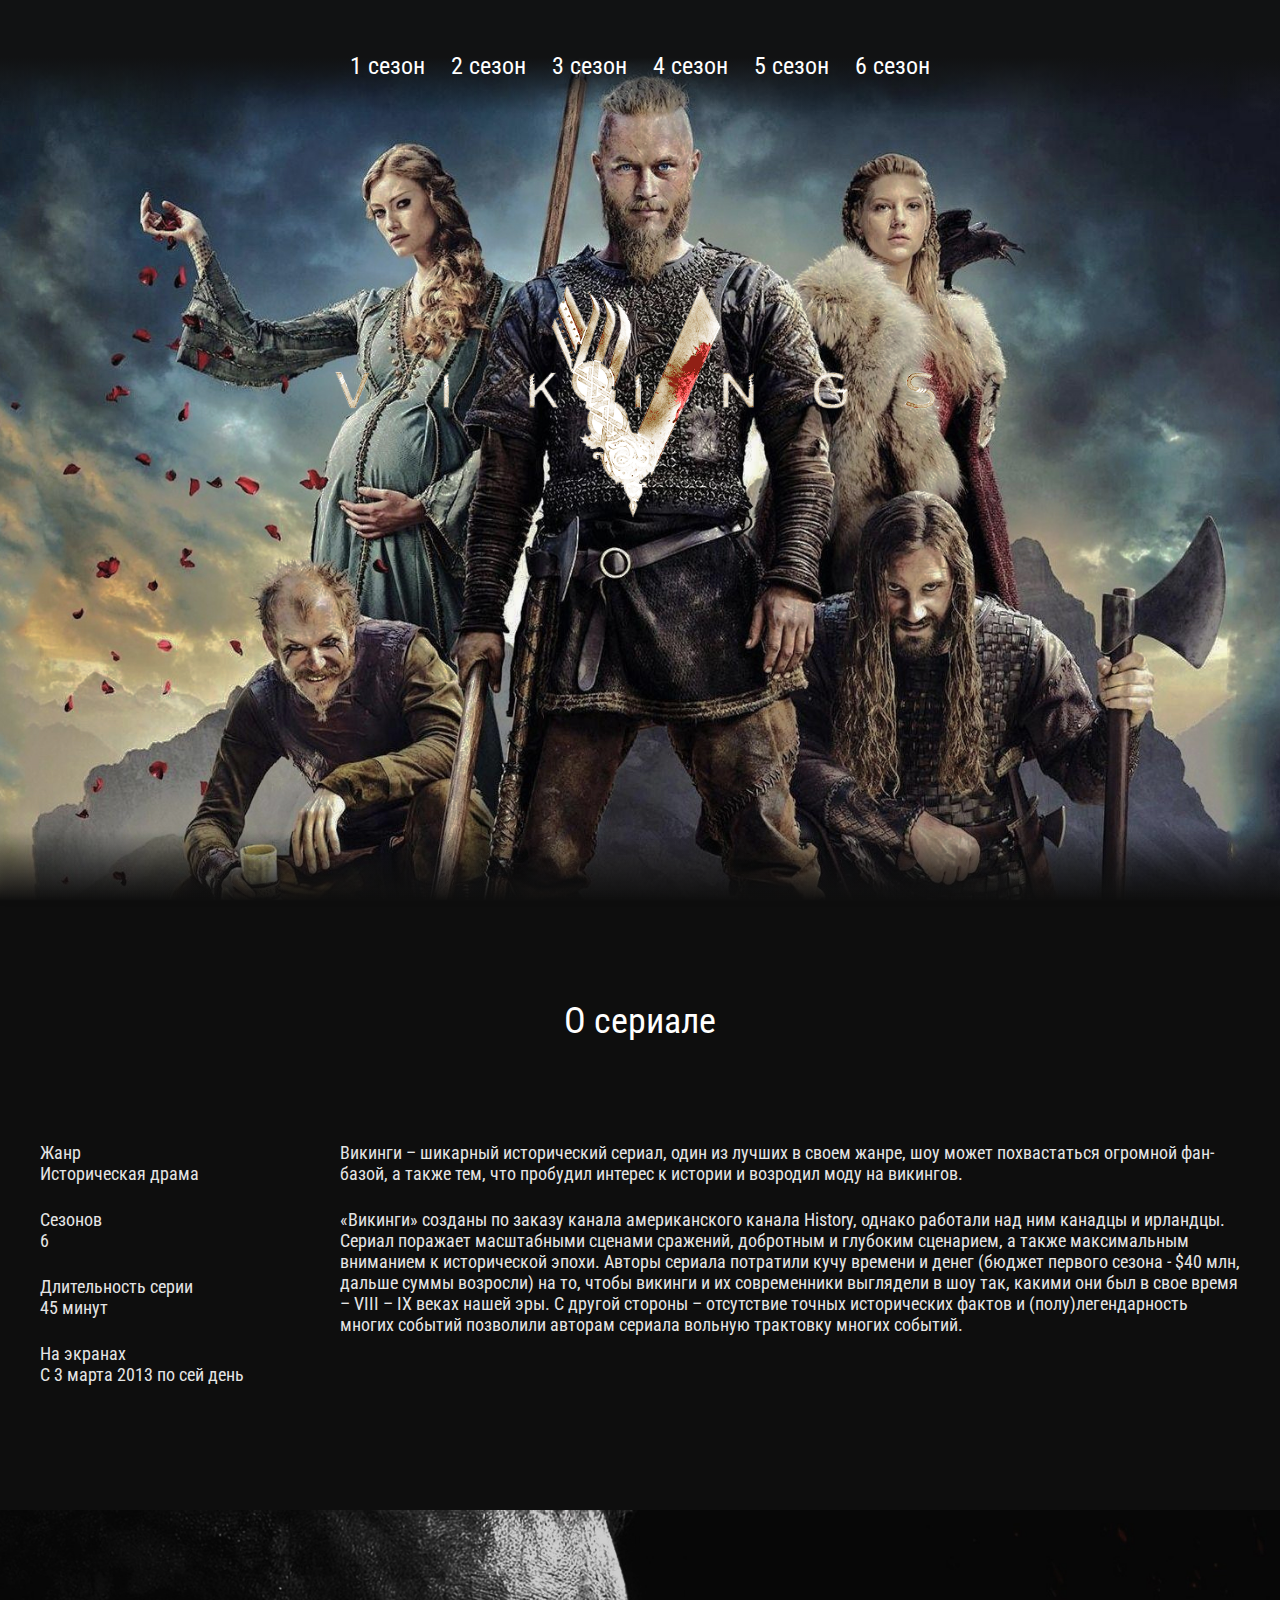
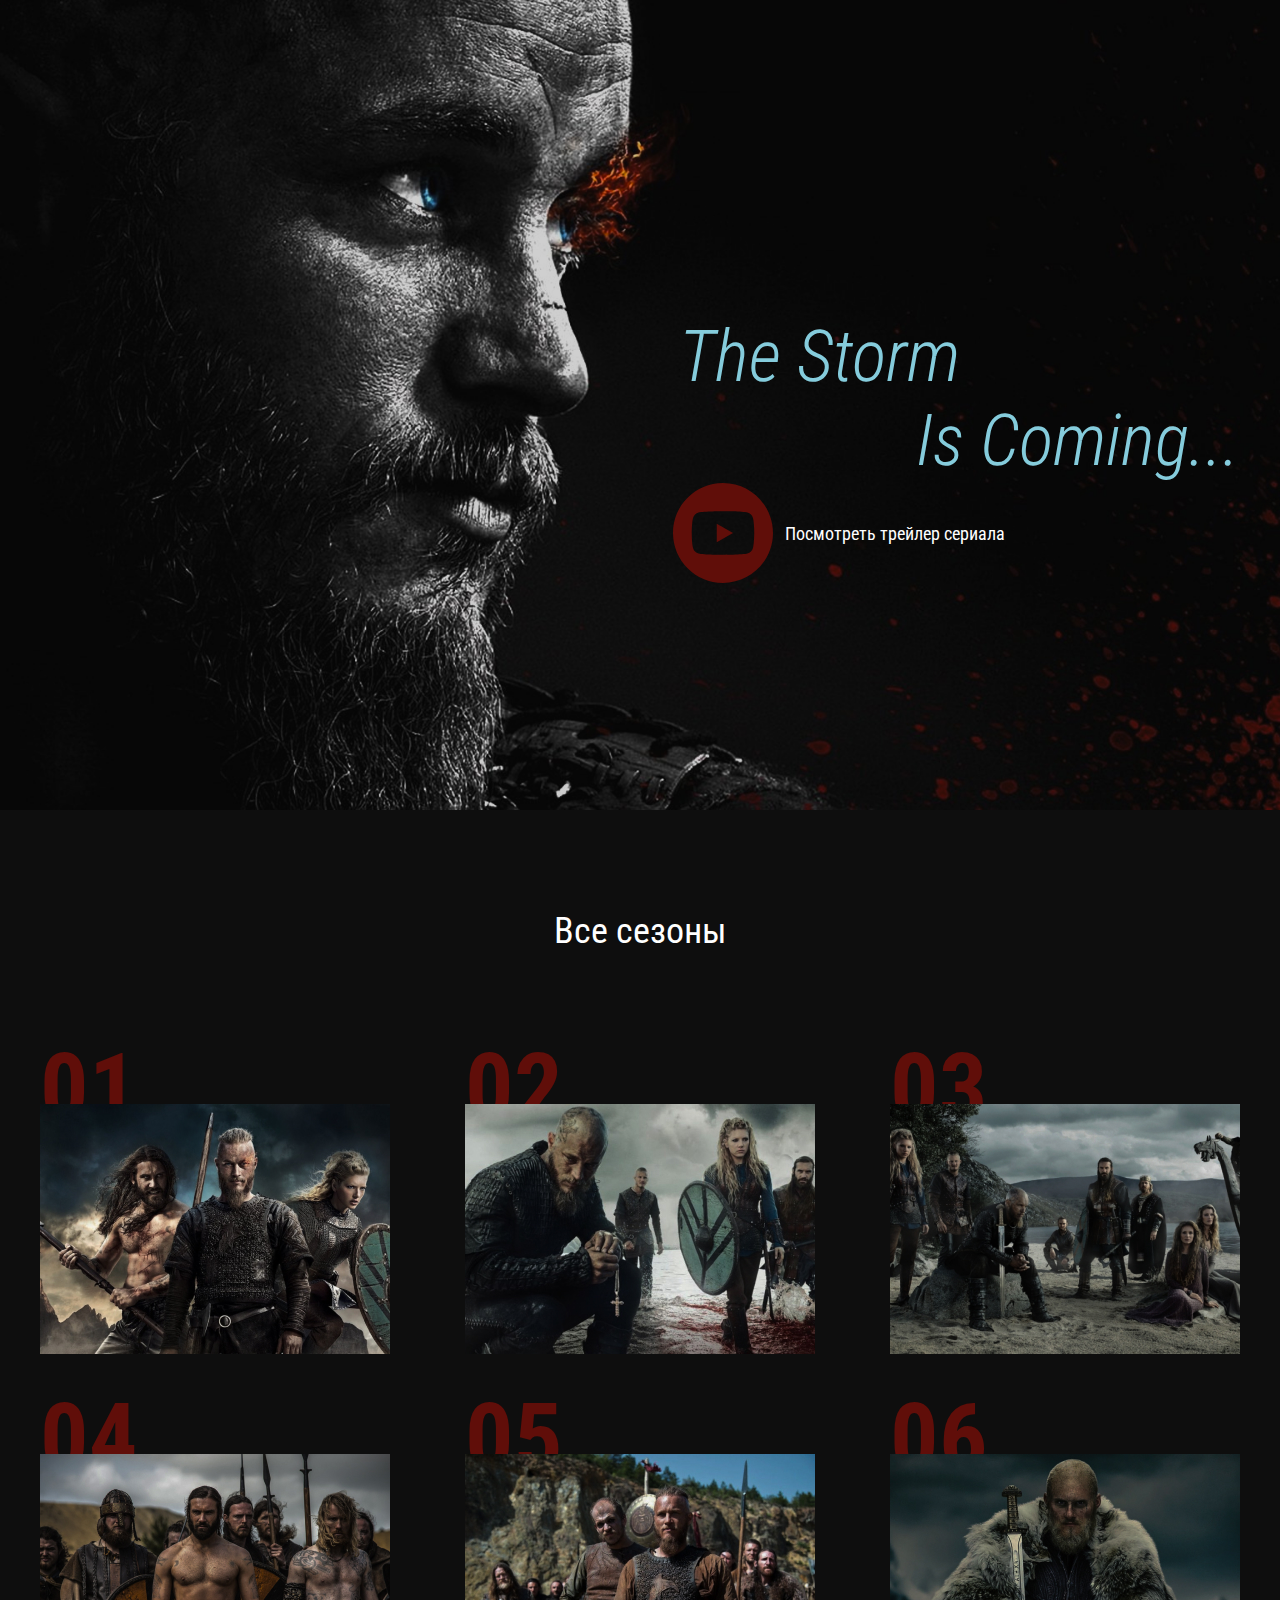
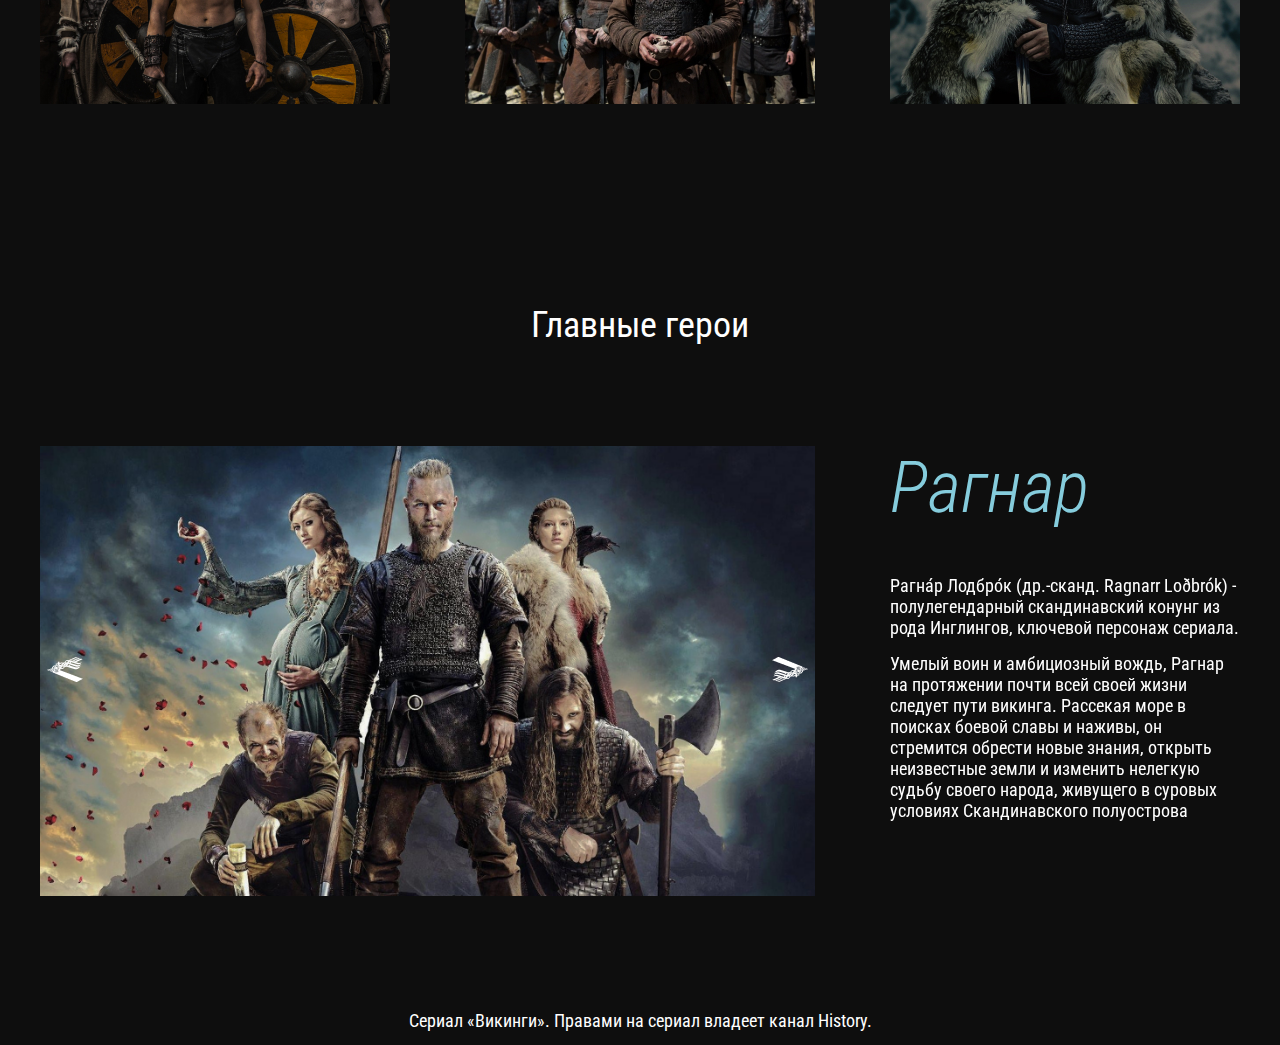
<file: index.html>
<!DOCTYPE html>
<html lang="ru">

<head>
    <meta charset="UTF-8">
    <meta name="viewport" content="width=device-width, initial-scale=1.0">
    <meta http-equiv="X-UA-Compatible" content="ie=edge">
    <title>Vikings</title>
    <link rel="icon" href="images/fovicon.png">
    <link rel="preconnect" href="https://fonts.gstatic.com">
    <link href="https://fonts.googleapis.com/css2?family=Roboto+Condensed:ital,wght@0,400;0,700;1,300&display=swap" rel="stylesheet">
    <link rel="stylesheet" href="css/reset.css">
    <link rel="stylesheet" href="css/slick.css">
    <link rel="stylesheet" href="css/jquery.fancybox.css">
    <link rel="stylesheet" href="css/style.css">
</head>

<body>

    <header class="header">
        <nav class="menu">
           <button class="menu__btn">
               <span></span>
           </button>
            <ul class="menu__list">
                <li class="menu__item">
                    <a class="menu__link" href="season-1.html">
                        1 cезон
                    </a>
                </li>
                <li class="menu__item">
                    <a class="menu__link" href="#?">
                        2 cезон
                    </a>
                </li>
                <li class="menu__item">
                    <a class="menu__link" href="#?">
                        3 cезон
                    </a>
                </li>
                <li class="menu__item">
                    <a class="menu__link" href="#?">
                        4 cезон
                    </a>
                </li>
                <li class="menu__item">
                    <a class="menu__link" href="#?">
                        5 cезон
                    </a>
                </li>
                <li class="menu__item">
                    <a class="menu__link" href="#?">
                        6 cезон
                    </a>
                </li>
            </ul>
        </nav>
        <img class="logo__img" src="images/logo.png" alt="logo">
    </header>


    <section class="about page__padding">
        <div class="container">
            <h3 class="page__title">
                О сериале
            </h3>
            <div class="about__inner">
                <ul class="about__info">
                    <li class="about__info_item">
                        Жанр
                        <span>Историческая драма</span>
                    </li>
                    <li class="about__info_item">
                        Сезонов
                        <span>6</span>
                    </li>
                    <li class="about__info_item">
                        Длительность серии
                        <span>45 минут</span>
                    </li>
                    <li class="about__info_item">
                        На экранах
                        <span>С 3 марта 2013 по сей день</span>
                    </li>
                </ul>
                <div class="about__text">
                    <p>
                        Викинги – шикарный исторический сериал, один из лучших в своем жанре, шоу может похвастаться огромной фан-базой, а также тем, что пробудил интерес к истории и возродил моду на викингов.
                    </p>
                    <p>
                        «Викинги» созданы по заказу канала американского канала History, однако работали над ним канадцы и ирландцы. Сериал поражает масштабными сценами сражений, добротным и глубоким сценарием, а также максимальным вниманием к исторической эпохи. Авторы сериала потратили кучу времени и денег (бюджет первого сезона - $40 млн, дальше суммы возросли) на то, чтобы викинги и их современники выглядели в шоу так, какими они был в свое время – VIII – IX веках нашей эры. С другой стороны – отсутствие точных исторических фактов и (полу)легендарность многих событий позволили авторам сериала вольную трактовку многих событий.
                    </p>
                </div>
            </div>
        </div>
    </section>

    <section class="video">
        <div class="container">
            <h3 class="video__text">
                <span>The Storm </span>
                Is Coming...
            </h3>
            <a class="video__btn" data-fancybox href="https://youtu.be/sd6Qfy19AWM">Посмотреть трейлер сериала</a>
        </div>
    </section>

    <section class="seasons page__padding">
        <div class="container">
            <h3 class="page__title">
                Все сезоны
            </h3>
            <ol class="seasons__inner">
                <li class="seasons__item" style="background-image: url(images/season-1.jpg)">
                    <a class="seasons__link" href="season-1.html">
                        Cмотреть
                    </a>
                </li>
                <li class="seasons__item" style="background-image: url(images/season-2.jpg)">
                    <a class="seasons__link" href="#?">
                        Cмотреть
                    </a>
                </li>
                <li class="seasons__item" style="background-image: url(images/season-3.jpg)">
                    <a class="seasons__link" href="#?">
                        Cмотреть
                    </a>
                </li>
                <li class="seasons__item" style="background-image: url(images/season-4.jpg)">
                    <a class="seasons__link" href="#?">
                        Cмотреть
                    </a>
                </li>
                <li class="seasons__item" style="background-image: url(images/season-5.jpg)">
                    <a class="seasons__link" href="#?">
                        Cмотреть
                    </a>
                </li>
                <li class="seasons__item" style="background-image: url(images/season-6.jpg)">
                    <a class="seasons__link" href="#?">
                        Cмотреть
                    </a>
                </li>
            </ol>
        </div>
    </section>

    <section class="heroes page__padding">
        <div class="container">
            <h3 class="page__title">
                Главные герои
            </h3>
            <div class="heroes__inner">
                <div class="heroes__slider_img">
                    <img class="heroes__image" src="images/header-bg.jpg" alt="">
                    <img class="heroes__image" src="images/hero-1.jpg" alt="">
                    <img class="heroes__image" src="images/header-bg.jpg" alt="">
                </div>
                <div class="heroes__slider_text">
                    <div class="heroes__text">
                        <h4 class="hero__name">Рагнар</h4>
                        <p>
                            Рагна́р Лодбро́к (др.-сканд. Ragnarr Loðbrók) - полулегендарный скандинавский конунг из рода Инглингов, ключевой персонаж сериала.
                        </p>
                        <p>
                            Умелый воин и амбициозный вождь, Рагнар на протяжении почти всей своей жизни следует пути викинга. Рассекая море в поисках боевой славы и наживы, он стремится обрести новые знания, открыть неизвестные земли и изменить нелегкую судьбу своего народа, живущего в суровых условиях Скандинавского полуострова
                        </p>
                    </div>
                    <div class="heroes__text">
                        <h4 class="hero__name">Рагнар 2</h4>
                        <p>
                            Рагна́р Лодбро́к (др.-сканд. Ragnarr Loðbrók) - полулегендарный скандинавский конунг из рода Инглингов, ключевой персонаж сериала.
                        </p>
                        <p>
                            Умелый воин и амбициозный вождь, Рагнар на протяжении почти всей своей жизни следует пути викинга. Рассекая море в поисках боевой славы и наживы, он стремится обрести новые знания, открыть неизвестные земли и изменить нелегкую судьбу своего народа, живущего в суровых условиях Скандинавского полуострова
                        </p>
                    </div>
                    <div class="heroes__text">
                        <h4 class="hero__name">Рагнар 3</h4>
                        <p>
                            Рагна́р Лодбро́к (др.-сканд. Ragnarr Loðbrók) - полулегендарный скандинавский конунг из рода Инглингов, ключевой персонаж сериала.
                        </p>
                        <p>
                            Умелый воин и амбициозный вождь, Рагнар на протяжении почти всей своей жизни следует пути викинга. Рассекая море в поисках боевой славы и наживы, он стремится обрести новые знания, открыть неизвестные земли и изменить нелегкую судьбу своего народа, живущего в суровых условиях Скандинавского полуострова
                        </p>
                    </div>
                </div>
            </div>
        </div>
    </section>
    <footer class="footer">
        <div class="container">
            <p class="footer__copy">
                Сериал «Викинги». Правами на сериал владеет канал History.
            </p>
        </div>
    </footer>

    <script src="https://ajax.googleapis.com/ajax/libs/jquery/3.4.1/jquery.min.js"></script>
    <script src="js/slick.min.js"></script>
    <script src="js/jquery.fancybox.min.js"></script>
    <script src="js/main.js"></script>
</body>

</html>
</file>
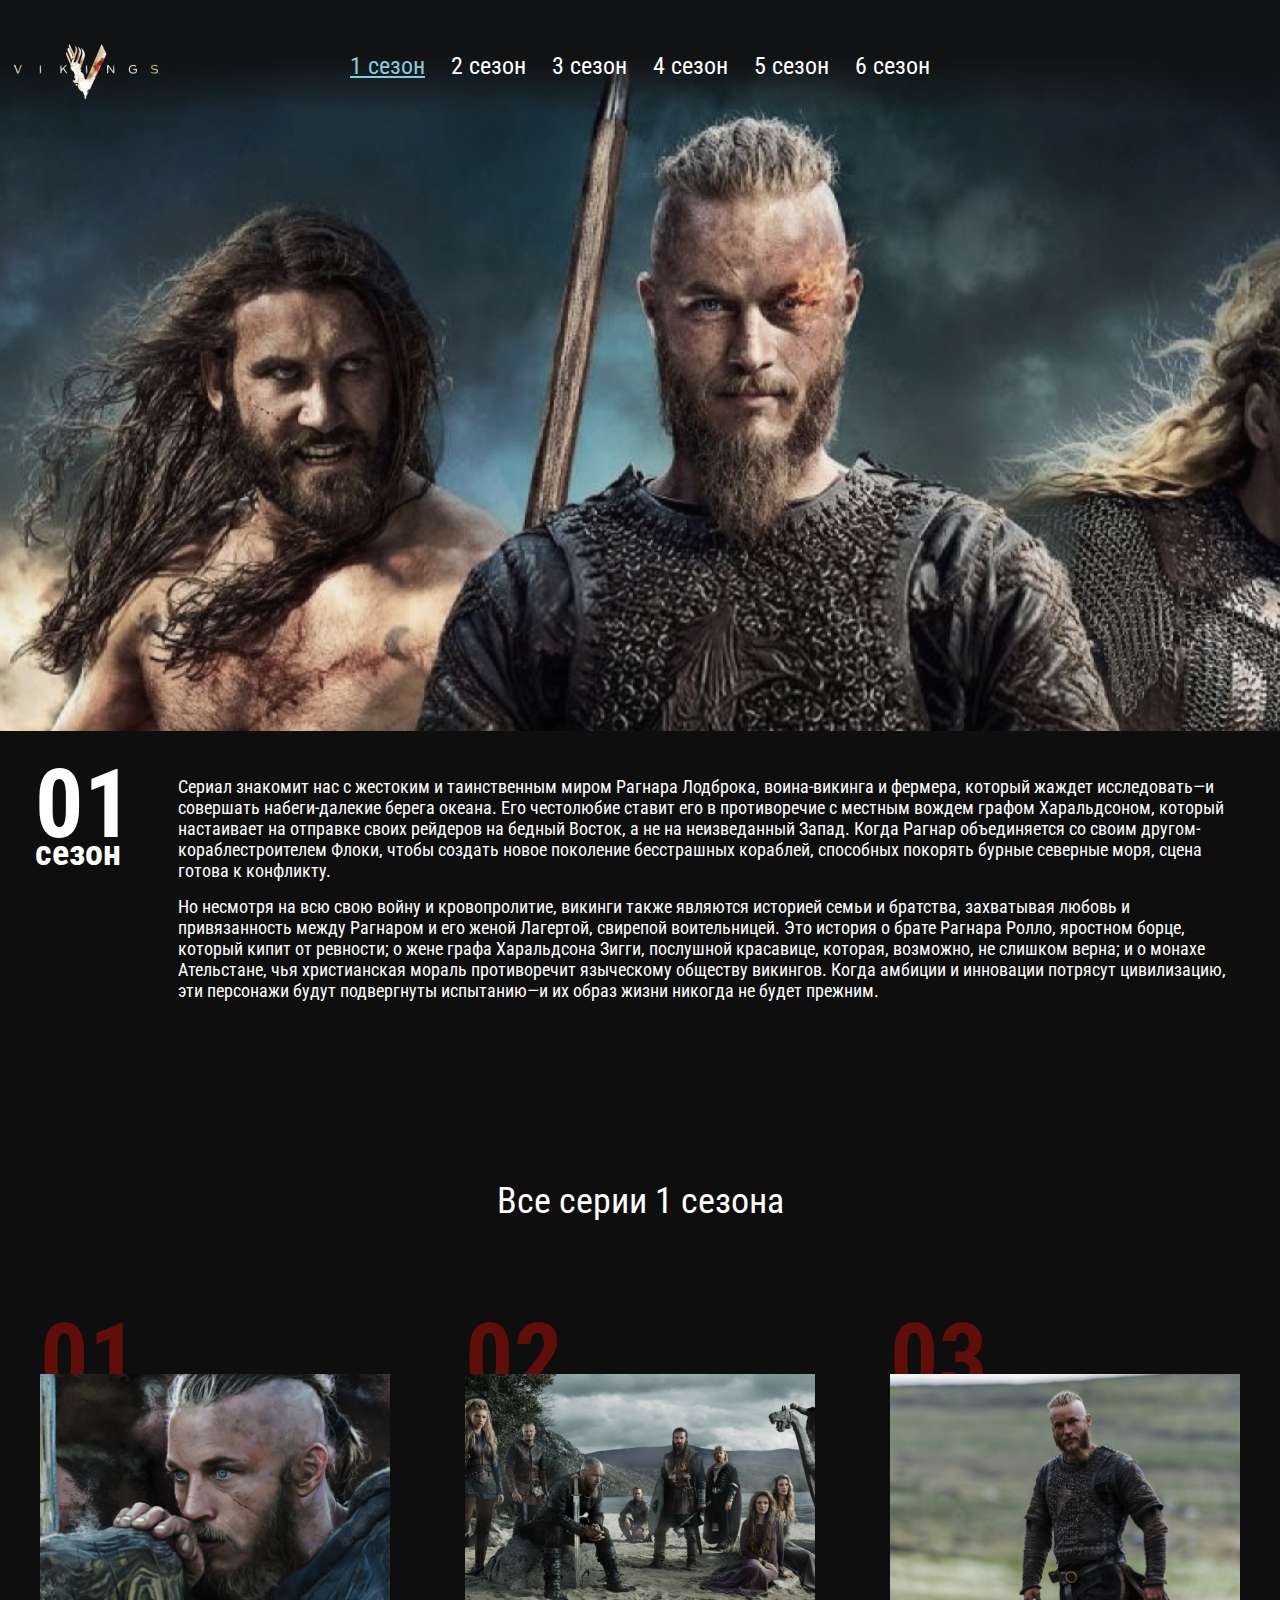
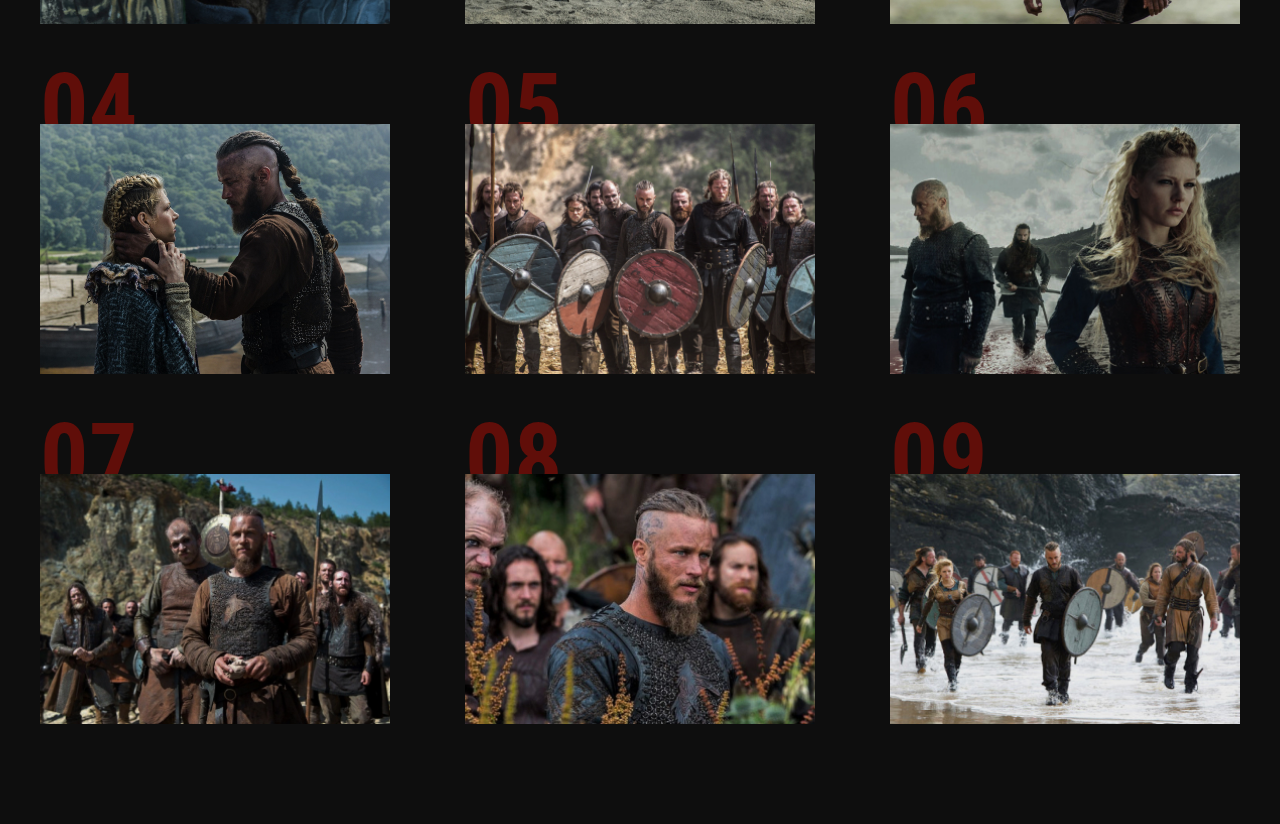
<file: season-1.html>
<!DOCTYPE html>
<html lang="ru">

<head>
    <meta charset="UTF-8">
    <meta name="viewport" content="width=device-width, initial-scale=1.0">
    <meta http-equiv="X-UA-Compatible" content="ie=edge">
    <title>Vikings</title>
    <link rel="icon" href="images/fovicon.png">
    <link rel="preconnect" href="https://fonts.gstatic.com">
    <link href="https://fonts.googleapis.com/css2?family=Roboto+Condensed:ital,wght@0,400;0,700;1,300&display=swap" rel="stylesheet">
    <link rel="stylesheet" href="css/reset.css">
    <link rel="stylesheet" href="css/slick.css">
    <link rel="stylesheet" href="css/jquery.fancybox.css">
    <link rel="stylesheet" href="css/style.css">
</head>

<body>

    <header class="page__header">
        <nav class="menu">
          <button class="menu__btn">
              <span></span>
          </button>
            <div class="menu__container">
                <a href="index.html">
                    <img class="page__logo" src="images/page-logo.png" alt="">
                </a>
                <ul class="menu__list">
                    <li class="menu__item">
                        <a class="menu__link menu__link--active" href="#?">
                            1 cезон
                        </a>
                    </li>
                    <li class="menu__item">
                        <a class="menu__link" href="#?">
                            2 cезон
                        </a>
                    </li>
                    <li class="menu__item">
                        <a class="menu__link" href="#?">
                            3 cезон
                        </a>
                    </li>
                    <li class="menu__item">
                        <a class="menu__link" href="#?">
                            4 cезон
                        </a>
                    </li>
                    <li class="menu__item">
                        <a class="menu__link" href="#?">
                            5 cезон
                        </a>
                    </li>
                    <li class="menu__item">
                        <a class="menu__link" href="#?">
                            6 cезон
                        </a>
                    </li>
                </ul>
            </div>
        </nav>

        <div class="season__info">
            <div class="season__info_num">
                01
                <span>сезон</span>
            </div>
            <div class="season__info_text">
                <p>Сериал знакомит нас с жестоким и таинственным миром Рагнара Лодброка, воина-викинга и фермера, который жаждет исследовать—и совершать набеги-далекие берега океана. Его честолюбие ставит его в противоречие с местным вождем графом Харальдсоном, который настаивает на отправке своих рейдеров на бедный Восток, а не на неизведанный Запад. Когда Рагнар объединяется со своим другом-кораблестроителем Флоки, чтобы создать новое поколение бесстрашных кораблей, способных покорять бурные северные моря, сцена готова к конфликту.</p>
                <p>Но несмотря на всю свою войну и кровопролитие, викинги также являются историей семьи и братства, захватывая любовь и привязанность между Рагнаром и его женой Лагертой, свирепой воительницей. Это история о брате Рагнара Ролло, яростном борце, который кипит от ревности; о жене графа Харальдсона Зигги, послушной красавице, которая, возможно, не слишком верна; и о монахе Ательстане, чья христианская мораль противоречит языческому обществу викингов. Когда амбиции и инновации потрясут цивилизацию, эти персонажи будут подвергнуты испытанию—и их образ жизни никогда не будет прежним.</p>
            </div>
        </div>
    </header>

    <section class="seasons page__padding">
        <div class="container">
            <h3 class="page__title ">
                Все серии 1 сезона
            </h3>
            <ol class="seasons__inner">
                <li class="seasons__item" style="background-image: url(images/series-1.jpg)">
                    <a class="seasons__link" data-fancybox="gallery" href="https://youtu.be/sd6Qfy19AWM?autoplay=0">
                        Cмотреть
                    </a>
                </li>
                <li class="seasons__item" style="background-image: url(images/series-2.jpg)">
                    <a class="seasons__link" data-fancybox="gallery" href="https://youtu.be/sd6Qfy19AWM?autoplay=0">
                        Cмотреть
                    </a>
                </li>
                <li class="seasons__item" style="background-image: url(images/series-3.jpg)">
                    <a class="seasons__link" data-fancybox="gallery" href="https://youtu.be/sd6Qfy19AWM?autoplay=0">
                        Cмотреть
                    </a>
                </li>
                <li class="seasons__item" style="background-image: url(images/series-4.jpg)">
                    <a class="seasons__link" data-fancybox="gallery" href="https://youtu.be/sd6Qfy19AWM?autoplay=0">
                        Cмотреть
                    </a>
                </li>
                <li class="seasons__item" style="background-image: url(images/series-5.jpg)">
                    <a class="seasons__link" data-fancybox="gallery" href="https://youtu.be/sd6Qfy19AWM?autoplay=0">
                        Cмотреть
                    </a>
                </li>
                <li class="seasons__item" style="background-image: url(images/series-6.jpg)">
                    <a class="seasons__link" data-fancybox="gallery" href="https://youtu.be/sd6Qfy19AWM?autoplay=0">
                        Cмотреть
                    </a>
                </li>
                <li class="seasons__item" style="background-image: url(images/series-7.jpg)">
                    <a class="seasons__link" data-fancybox="gallery" href="https://youtu.be/sd6Qfy19AWM?autoplay=0">
                        Cмотреть
                    </a>
                </li>
                <li class="seasons__item" style="background-image: url(images/series-8.jpg)">
                    <a class="seasons__link" data-fancybox="gallery" href="https://youtu.be/sd6Qfy19AWM?autoplay=0">
                        Cмотреть
                    </a>
                </li>
                <li class="seasons__item" style="background-image: url(images/series-9.jpg)">
                    <a class="seasons__link" data-fancybox="gallery" href="https://youtu.be/sd6Qfy19AWM?autoplay=0">
                        Cмотреть
                    </a>
                </li>
            </ol>
        </div>
    </section>









    <script src="https://ajax.googleapis.com/ajax/libs/jquery/3.4.1/jquery.min.js"></script>
    <script src="js/slick.min.js"></script>
    <script src="js/jquery.fancybox.min.js"></script>
    <script src="js/main.js"></script>
</body>

</html>
</file>
<file: css/style.css>
html {
    box-sizing: border-box;
}

*,
*::after,
*::before {
    box-sizing: inherit;
}

body {
    font-style: normal;
    font-weight: normal;
    background-color: #0E0E0E;
    color: #fff;
    font-family: 'Roboto Condensed', sans-serif;
    font-size: 18px;
    line-height: 21px;
}

ul {
    list-style: none;
}

a {
    color: inherit;
    text-decoration: none;
}

.container {
    max-width: 1230px;
    padding: 0 15px;
    margin: 0 auto;
}

.page__padding {
    padding: 100px 0;
}

.page__title {
    font-weight: normal;
    font-size: 36px;
    line-height: 42px;
    text-align: center;
    margin-bottom: 100px;
}

/* header start */

.header {
    background-image: url(../images/header-bg.jpg);
    background-size: cover;
    background-repeat: no-repeat;
    background-position: center 50px;
    min-height: 100vh;
    text-align: center;
    position: relative;
}

.header::after {
    content: '';
    position: absolute;
    height: 70px;
    width: 100%;
    bottom: -1px;
    left: 0;
    transform: rotate(180deg);
    background: linear-gradient(180deg, #0E0E0E 0%, rgba(17, 17, 17, 0.850295) 16.53%, rgba(32, 31, 33, 0) 100%);
    filter: drop-shadow(0px 4px 4px rgba(0, 0, 0, 0.25));
}

.menu {
    padding: 50px 0;
    background: linear-gradient(180deg, #111213 0%, #111213 43.62%, rgba(32, 31, 33, 0) 86.33%);
}

.menu__btn {
    display: none;
}

.menu__list {
    display: flex;
    justify-content: center;
}

.menu__item {
    padding: 0 13px;
}

.menu__link {
    font-size: 36px;
    line-height: 42px;
    transition: all .2s linear;
}

.menu__link:hover,
.menu__link--active {
    color: #85CCDC;
    text-decoration: underline;
}


.logo__img {
    padding-top: 17vh;
}

/* header end */

/* about start */

.about__inner {
    display: flex;
    color: #E5E5E5;
}

.about__info {
    width: 375px;
    margin-right: 50px;
    flex: none;
}

.about__info_item {
    margin-bottom: 25px;

}

.about__info_item span {
    display: block;
}

.about__text p {
    margin-bottom: 25px;
}

/* about end */

/* video start */

.video {
    background-image: url(../images/video-bg.jpg);
    height: 100vh;
    background-size: cover;
    background-position: center center;
    background-repeat: no-repeat;

    text-align: right;
    padding-bottom: 368px;
}

.video__text {
    font-style: italic;
    font-weight: 300;
    font-size: 72px;
    line-height: 84px;

    color: #85CCDC;
    padding-top: 45vh;
    margin-bottom: 40px;
}

.video__text span {
    display: block;
    padding-right: 280px;
}

.video__btn {
    padding-left: 112px;
    margin-right: 235px;
    position: relative;

}

.video__btn::before {
    content: '';
    position: absolute;
    top: -40px;
    left: 0;
    background-image: url(../images/youtube.svg);
    width: 100px;
    height: 100px;
}

/* video end */

/* seasons start */

.seasons__inner {
    padding-top: 52px;
}

.seasons__inner {
    display: grid;
    grid-template-columns: repeat(auto-fill, minmax(284px, 1fr));
    grid-gap: 100px 75px;
    counter-reset: number;
}

.seasons__item {
    height: 250px;
    background-repeat: no-repeat;
    background-position: center center;
    background-size: cover;
    list-style: none;
    position: relative;
    display: flex;
    justify-content: center;
    align-items: center;

    transition: all .2s linear;
}

.seasons__item::before {
    content: '0'counter(number);
    counter-increment: number;
    position: absolute;
    font-weight: bold;
    font-size: 96px;
    line-height: 112px;
    color: #600E09;
    left: 0;
    top: -72px;
    z-index: -1;
}

.seasons__item:nth-child(n + 10)::before {
    content: counter(number);
}

.seasons__item:hover .seasons__link {
    opacity: 1;
}

.seasons__item:hover::after {
    content: '';
    position: absolute;
    top: 0;
    left: 0;
    right: 0;
    bottom: 0;
    background: rgba(14, 14, 14, 0.8);
}


.seasons__link {
    font-size: 36px;
    line-height: 42px;
    padding: 12px 78px 11px;
    background-color: #0E0E0E;
    opacity: 0;
    transition: all .2s linear;
    z-index: 2;
}

/* seasons end */

/* heroes start */

.heroes__inner {
    display: flex;
    justify-content: space-between;
}

.heroes__slider_img {
    max-width: 775px;
}

.heroes__image {
    width: 775px;
    height: 450px;
    object-fit: cover;
    object-position: center;
}

.slick-btn {
    background-color: transparent;
    border: none;
    outline: none;
    cursor: pointer;
    position: absolute;
    top: 50%;
    z-index: 5;
    transform: translateY(-50%);
}

.slick-prev {
    left: 0;
}

.slick-next {
    right: 0;
}

.heroes__slider_text {
    max-width: 350px;
}

.hero__name {
    font-style: italic;
    font-weight: 300;
    font-size: 72px;
    line-height: 84px;
    color: #85CCDC;
    margin-bottom: 45px;
}

.heroes__text p {
    margin-bottom: 15px;
}

/* heroes end */

/* footer start */

.footer__copy {
    text-align: center;
    padding: 14px 0;
}

/* footer end */






/* season 1  start
/////////////////////*/

.menu__container {
    max-width: 1385px;
    margin: 0 auto;
    position: relative;
}

.page__header {
    background-image: url(../images/season-1bg.jpg);
    background-repeat: no-repeat;
    background-position: center center;
    background-size: cover;
    min-height: 90vh;
    position: relative;
}


.page__logo {
    position: absolute;
    left: 0;
}

.season__info {
    position: absolute;
    max-width: 1385px;
    display: flex;
    padding: 45px 47px 64px 35px;
    background-color: #0E0E0E;
    bottom: 0;
    left: 0;
    right: 0;
    margin: 0 auto;
}

.season__info_num {
    font-weight: bold;
    font-size: 96px;
    line-height: 56px;
    margin-right: 45px;
}

.season__info_num span {
    display: block;
    font-size: 36px;
    line-height: 42px;
}

.season__info_text p {
    margin-bottom: 15px;
}


/* season 1  end
/////////////////////*/



/* meadia star */

@media(max-width: 1366px) {
    .logo__img {
        width: 50%;
    }

    .menu__link {
        font-size: 24px;
        line-height: 32px;
    }

    .about__info {
        width: 250px;
    }

    .page__header {
        height: 120vh;
    }

    .page__logo {
        left: 10px;
        top: -6px;
    }
}

@media(max-width: 1200px) {
    .heroes__inner {
        display: block;
    }

    .heroes__slider_text {
        max-width: 100%;
        padding-top: 50px;
    }

    .heroes__slider_img {
        max-width: 80%;
        margin: 0 auto;
    }

    .heroes__image {
        max-height: 600px;
    }
}

@media(max-width: 1090px) {
    .seasons__item {
        height: 300px;
    }

}

@media(max-width: 992px) {
    .page__logo {
        display: none;
    }
}

@media(max-width: 770px) {
    .about__inner {
        display: block;
    }

    .page__padding {
        padding: 50px 0;
    }

    .page__title {
        margin-bottom: 50px;
        font-size: 28px;
        line-height: 36px;
    }

    body {
        font-size: 16px;
        line-height: 19px;
    }

    .video__text {
        font-size: 48px;
        line-height: 56px;
    }

    .video__text span {
        padding-right: 200px;
    }

    .video__btn {
        margin-right: 90px;
        padding-left: 62px;
    }

    .video__btn::before {
        width: 50px;
        height: 50px;
        background-size: cover;
        top: -15px;
    }

    .seasons__inner {
        grid-gap: 80px 35px;
    }

    .heroes__slider_img {
        max-width: 100%;
    }

    .hero__name {
        font-size: 46px;
        line-height: 56px;
    }

    .season__info {
        display: block;
        padding: 30px 10px 0px 10px;
    }

    .season__info_num {
        font-size: 60px;
        line-height: 26px;
        margin-bottom: 15px;
    }

    .season__info_num span {
        font-size: 25px;
        line-height: 32px;
    }
}

@media(max-width: 640px) {
    .menu {
        text-align: center;
        background: linear-gradient(180deg, #111213 0%, #111213 22.62%, rgba(32, 31, 33, 0) 86.33%);
        padding: 0;
    }

    .page__header {
        height: 160vh;
    }

    .page__logo {
        display: block;
        z-index: 10;
        top: 20px;
    }

    .menu__btn {
        background-color: transparent;
        border: none;
        outline: none;
        display: block;
        width: 40px;
        height: 40px;
        cursor: pointer;
        position: absolute;
        right: 10px;
        top: 20px;
        z-index: 6;
        display: flex;
        justify-content: center;
        align-items: center;
        padding: 0;
    }

    .menu__btn span {
        background-color: #FFF;
        height: 5px;
        width: 100px;
        transition: all .2s linear;
    }

    .menu__btn::after,
    .menu__btn::before {
        content: '';
        width: 100%;
        height: 5px;
        background-color: #fff;
        position: absolute;
        transition: all .2s linear;
    }

    .menu__btn::after {
        top: 0;
    }

    .menu__btn::before {
        bottom: 0;
    }

    .menu__btn.active span {
        opacity: 0;
    }
    .menu__btn.active::after {
        top: 20px;
        width: 125%;
        transform: rotate(-45deg);
    }

    .menu__btn.active::before {
        bottom: 15px;
        width: 125%;
        transform: rotate(45deg);
    }

    .menu__list {
        display: block;
        transform: translateY(-150%);
        transition: all .2s linear;
    }

    .menu__list.active {
        padding-top: 100px;
        transform: translateY(0);
        background-color: #0e0e0e;
        z-index: 5;
    }

    .menu__item {
        padding: 10px 0;
    }

    .logo__img {
        padding-top: 21vh;
    }
}

@media(max-height: 500px) {
    .video__text {
        padding-top: 25vh;
    }
}

@media(max-width: 440px) {
    .video__text span {
        padding-right: 100px;
    }

    .video__btn {
        margin-right: 0;
    }
}

@media(max-width: 375px) {
    .page__header {
        height: 200vh;
    }
}

/* meadia end */
</file>
